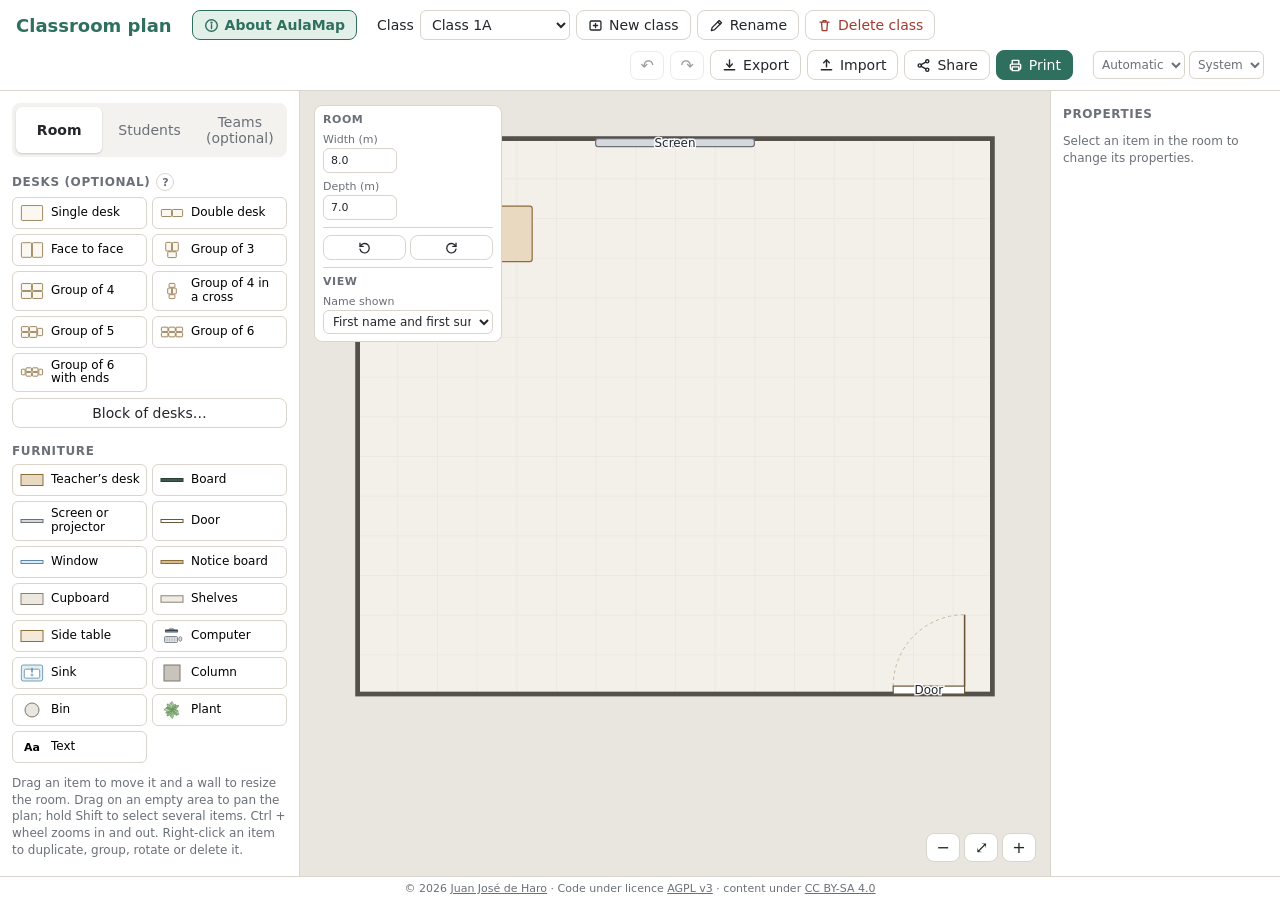
<file: index.html>
<!DOCTYPE html>
<html lang="es">
<head>
  <meta charset="utf-8">
  <meta name="viewport" content="width=device-width, initial-scale=1">
  <title>Plano de clase</title>
  <meta name="color-scheme" content="light dark">
  <link rel="icon" href="favicon.svg" type="image/svg+xml">
  <link rel="alternate icon" href="favicon.ico" sizes="16x16 32x32">
  <link rel="apple-touch-icon" href="apple-touch-icon.png">
  <link rel="stylesheet" href="style.css">
  <script>
    // Aplica el tema guardado antes de pintar la página para evitar el
    // destello claro al abrirla en modo oscuro. La lógica está en theme.js.
    (function () {
      try {
        var saved = localStorage.getItem('classe-theme');
        if (saved === 'dark' || saved === 'light') document.documentElement.setAttribute('data-theme', saved);
      } catch (e) {}
    })();
  </script>
</head>
<body>
  <div id="app">
    <header class="topbar">
      <h1 data-i18n="app_title">Plano de clase</h1>
      <a id="link-about" class="btn about" href="presentacion.html" data-i18n-title="about_title"><svg class="ico" viewBox="0 0 16 16" fill="none" stroke="currentColor" stroke-width="1.5" stroke-linecap="round" stroke-linejoin="round" aria-hidden="true"><circle cx="8" cy="8" r="6.2"/><path d="M8 7.2v4"/><circle cx="8" cy="4.9" r=".5" fill="currentColor"/></svg><span data-i18n="about_link">Qué es AulaMap</span></a>
      <div class="class-picker">
        <label for="class-select" data-i18n="class_label">Clase</label>
        <select id="class-select"></select>
        <button id="btn-class-new" class="btn"><svg class="ico" viewBox="0 0 16 16" fill="none" stroke="currentColor" stroke-width="1.4" stroke-linecap="round" stroke-linejoin="round" aria-hidden="true"><rect x="2.2" y="3.2" width="11.6" height="9.6" rx="1.4"/><path d="M8 5.8v4.4M5.8 8h4.4"/></svg><span data-i18n="class_new">Nueva clase</span></button>
        <button id="btn-class-rename" class="btn"><svg class="ico" viewBox="0 0 16 16" fill="none" stroke="currentColor" stroke-width="1.4" stroke-linecap="round" stroke-linejoin="round" aria-hidden="true"><path d="m10.9 2.7 2.4 2.4-7.6 7.6-3.2.8.8-3.2z"/><path d="m9.4 4.2 2.4 2.4"/></svg><span data-i18n="class_rename">Cambiar nombre</span></button>
        <button id="btn-class-delete" class="btn danger"><svg class="ico" viewBox="0 0 16 16" fill="none" stroke="currentColor" stroke-width="1.4" stroke-linecap="round" stroke-linejoin="round" aria-hidden="true"><path d="M3.2 4.4h9.6M6.4 4.4V2.8h3.2v1.6M4.8 4.4l.7 9h5l.7-9"/></svg><span data-i18n="class_delete">Eliminar clase</span></button>
      </div>
      <div class="topbar-actions">
        <button id="btn-undo" class="btn icon" data-i18n-title="undo" title="Deshacer">↶</button>
        <button id="btn-redo" class="btn icon" data-i18n-title="redo" title="Rehacer">↷</button>
        <button id="btn-export" class="btn" data-i18n-title="export_title"><svg class="ico" viewBox="0 0 16 16" fill="none" stroke="currentColor" stroke-width="1.5" stroke-linecap="round" stroke-linejoin="round" aria-hidden="true"><path d="M8 2v7.5"/><path d="M5 6.5 8 9.5l3-3"/><path d="M2.5 12.5h11"/></svg><span data-i18n="export">Exportar</span></button>
        <button id="btn-import" class="btn" data-i18n-title="import_title"><svg class="ico" viewBox="0 0 16 16" fill="none" stroke="currentColor" stroke-width="1.5" stroke-linecap="round" stroke-linejoin="round" aria-hidden="true"><path d="M8 9.5V2"/><path d="M5 5 8 2l3 3"/><path d="M2.5 12.5h11"/></svg><span data-i18n="import">Importar</span></button>
        <input id="import-file" type="file" accept=".json,application/json" hidden>
        <button id="btn-share" class="btn" data-i18n-title="share_title"><svg class="ico" viewBox="0 0 16 16" fill="none" stroke="currentColor" stroke-width="1.5" stroke-linecap="round" stroke-linejoin="round" aria-hidden="true"><circle cx="12" cy="3.5" r="1.7"/><circle cx="4" cy="8" r="1.7"/><circle cx="12" cy="12.5" r="1.7"/><path d="M5.5 7.1 10.5 4.4"/><path d="M5.5 8.9l5 2.7"/></svg><span data-i18n="share">Compartir</span></button>
        <button id="btn-print" class="btn primary" data-i18n-title="print"><svg class="ico" viewBox="0 0 16 16" fill="none" stroke="currentColor" stroke-width="1.5" stroke-linecap="round" stroke-linejoin="round" aria-hidden="true"><path d="M4.5 6.5V2.5h7v4"/><path d="M4.5 12h-1a1 1 0 0 1-1-1V7.5a1 1 0 0 1 1-1h9a1 1 0 0 1 1 1V11a1 1 0 0 1-1 1h-1"/><path d="M4.5 9.5h7v4h-7z"/></svg><span data-i18n="print">Imprimir</span></button>
      </div>
      <div class="topbar-settings">
        <select id="lang-select" class="mini-select" data-i18n-title="language" data-i18n-aria="language" title="Idioma">
          <option value="auto" data-i18n="lang_auto">Automático</option>
          <option value="es">Español</option>
          <option value="ca">Català</option>
          <option value="gl">Galego</option>
          <option value="eu">Euskara</option>
          <option value="pt">Português</option>
          <option value="fr">Français</option>
          <option value="de">Deutsch</option>
          <option value="en">English</option>
        </select>
        <select id="theme-select" class="mini-select" data-i18n-title="theme" data-i18n-aria="theme" title="Apariencia">
          <option value="system" data-i18n="theme_system">Sistema</option>
          <option value="light" data-i18n="theme_light">Claro</option>
          <option value="dark" data-i18n="theme_dark">Oscuro</option>
        </select>
      </div>
    </header>

    <main class="layout">
      <aside class="sidebar">
        <div class="tabs" role="tablist">
          <button class="tab active" data-mode="room" role="tab" data-i18n="tab_room">Aula</button>
          <button class="tab" data-mode="students" role="tab" data-i18n="tab_students">Alumnado</button>
          <button class="tab" data-mode="teams" role="tab" data-i18n="tab_teams">Equipos (opcional)</button>
        </div>

        <section id="panel-room" class="panel">
          <h2 class="with-help"><span data-i18n="add_desks">Mesas (opcional)</span>
            <button type="button" id="btn-desks-help" class="help" data-i18n-aria="desks_help_title">?</button></h2>
          <div class="palette" id="palette-desks"></div>
          <button id="btn-block" class="btn wide" data-i18n="desk_block" data-i18n-title="desk_block_title">Bloque de mesas…</button>

          <h2 data-i18n="add_furniture">Mobiliario</h2>
          <div class="palette" id="palette-furniture"></div>

          <p class="hint" data-i18n="hint_room"></p>
        </section>

        <section id="panel-students" class="panel" hidden>
          <h2 data-i18n="students_add">Añadir alumnado</h2>
          <textarea id="students-paste" rows="5" data-i18n-placeholder="students_paste_placeholder"></textarea>
          <button id="btn-students-add" class="btn wide" data-i18n="students_add_btn">Añadir a la lista</button>

          <div class="btn-grid">
            <button id="btn-clear-seats" class="btn" data-i18n="students_clear_seats" data-i18n-title="students_clear_title">Levantar a todos</button>
            <button id="btn-sort" class="btn" data-i18n="students_sort">Ordenar</button>
            <button id="btn-delete-students" class="btn danger" data-i18n="students_delete_all">Borrar lista</button>
          </div>

          <h2 id="students-count"></h2>
          <ul id="student-list" class="student-list"></ul>
          <p class="hint" data-i18n="hint_students"></p>
        </section>

        <section id="panel-teams" class="panel" hidden>
          <h2 data-i18n="teams_title">Equipos</h2>
          <div class="field-row">
            <label><span data-i18n="teams_size">Alumnos por equipo</span><input id="team-size" type="number" min="2" max="12" value="4"></label>
            <label><span data-i18n="teams_kind">Tipo de equipos</span>
              <select id="team-kind">
                <option value="heterogeneos" data-i18n="teams_kind_hetero">Heterogéneos</option>
                <option value="homogeneos" data-i18n="teams_kind_homo">Homogéneos</option>
                <option value="esporadicos" data-i18n="teams_kind_random">Temporales</option>
              </select></label>
          </div>
          <label class="stack"><span data-i18n="teams_leftovers">Si no salen justos</span>
            <select id="team-leftovers">
              <option value="agregar" data-i18n="teams_leftovers_spread">Se reparten entre los equipos</option>
              <option value="grupoNuevo" data-i18n="teams_leftovers_new">Forman un equipo más pequeño</option>
            </select></label>
          <div class="btn-grid">
            <button id="btn-teams-make" class="btn primary" data-i18n="teams_make" data-i18n-title="teams_make_title">Formar equipos</button>
            <button id="btn-teams-seat" class="btn" data-i18n="teams_seat" data-i18n-title="teams_seat_title">Sentar por equipos</button>
            <button id="btn-incompat" class="btn"></button>
            <button id="btn-teams-clear" class="btn" data-i18n="teams_clear" data-i18n-title="teams_clear_title">Quitar equipos</button>
          </div>
          <button id="btn-shapes" class="btn wide" data-i18n="shapes_button" data-i18n-title="shapes_button_title">Formas de mesa para los equipos…</button>
          <button id="btn-teams-room" class="btn wide" data-i18n="teams_room" data-i18n-title="teams_room_title">Montar el aula para los equipos</button>
          <p class="hint" id="hint-teams"></p>

          <h2 id="teams-count"></h2>
          <ul id="team-list" class="student-list team-list"></ul>
        </section>
      </aside>

      <section class="canvas-wrap">
        <div class="room-bar" id="room-bar" role="group" data-i18n-aria="tab_room">
          <div class="room-size" id="room-size">
            <h2 data-i18n="tab_room">Aula</h2>
            <label><span data-i18n="room_width">Ancho (m)</span>
              <input id="room-w" type="number" min="2" max="40" step="0.1"></label>
            <label><span data-i18n="room_depth">Fondo (m)</span>
              <input id="room-h" type="number" min="2" max="40" step="0.1"></label>
            <span class="room-bar-sep" aria-hidden="true"></span>
            <div class="room-tools" id="room-tools"></div>
            <button id="btn-room-clear" class="btn danger room-clear" data-i18n="room_clear" data-i18n-title="room_clear_title" hidden>Quitar las mesas</button>
            <span class="room-bar-sep" aria-hidden="true"></span>
          </div>
          <div class="room-view">
            <h2 data-i18n="view_title">Vista</h2>
            <label class="check"><input id="show-people" type="checkbox" checked> <span data-i18n="view_people">Alumnado en su silla</span></label>
            <label class="check"><input id="show-teams" type="checkbox" checked> <span data-i18n="view_teams">Equipos</span></label>
            <label class="check"><input id="show-types" type="checkbox" checked> <span data-i18n="view_types">Tipología</span></label>
            <label><span data-i18n="name_format">Nombre que se muestra</span>
              <select id="name-format" class="name-format"></select></label>
          </div>
        </div>
        <div class="zoom-bar">
          <button id="btn-zoom-out" class="btn icon" data-i18n-title="zoom_out" title="Alejar">−</button>
          <button id="btn-zoom-fit" class="btn icon" data-i18n-title="zoom_fit" title="Ajustar">⤢</button>
          <button id="btn-zoom-in" class="btn icon" data-i18n-title="zoom_in" title="Acercar">+</button>
        </div>
        <p id="seat-count" class="seat-count"></p>
        <div id="canvas" class="canvas">
          <svg id="room-svg" xmlns="http://www.w3.org/2000/svg"></svg>
        </div>
      </section>

      <aside id="props" class="props">
        <h2 data-i18n="props_title">Propiedades</h2>
        <div id="props-body"></div>
      </aside>
    </main>

    <footer class="footer">
      © 2026 <a href="https://bilateria.org" target="_blank" rel="noopener">Juan José de Haro</a> ·
      <span data-i18n="footer_code">Código bajo licencia</span>
      <a href="https://www.gnu.org/licenses/agpl-3.0.html" target="_blank" rel="noopener">AGPL v3</a> ·
      <span data-i18n="footer_content">contenidos bajo</span>
      <a href="https://creativecommons.org/licenses/by-sa/4.0/deed.es" data-i18n-href="link_cc" target="_blank" rel="noopener">CC BY-SA 4.0</a>
    </footer>
  </div>

  <!-- Diálogos -->
  <dialog id="dlg-block">
    <form method="dialog" class="dialog-form">
      <h2 data-i18n="block_title">Bloque de mesas</h2>
      <label class="stack"><span data-i18n="block_type">Tipo de mesa</span>
        <select id="block-type"></select></label>
      <div class="field-row">
        <label><span data-i18n="block_rows">Filas</span><input id="block-rows" type="number" min="1" max="20" value="5"></label>
        <label><span data-i18n="block_cols">Columnas</span><input id="block-cols" type="number" min="1" max="20" value="6"></label>
      </div>
      <div class="field-row">
        <label><span data-i18n="block_gap_x">Separación entre columnas (cm)</span><input id="block-gap-x" type="number" min="0" max="500" value="40"></label>
        <label><span data-i18n="block_gap_y">Separación entre filas (cm)</span><input id="block-gap-y" type="number" min="0" max="500" value="60"></label>
      </div>
      <label class="stack"><span data-i18n="block_angle">Giro del bloque (°)</span>
        <input id="block-angle" type="number" min="-180" max="180" step="5" value="0"></label>
      <p class="hint" data-i18n="block_angle_help"></p>
      <div class="dialog-actions">
        <button value="cancel" class="btn" data-i18n="cancel">Cancelar</button>
        <button value="ok" class="btn primary" data-i18n="block_create">Crear</button>
      </div>
    </form>
  </dialog>

  <dialog id="dlg-shapes">
    <form method="dialog" class="dialog-form">
      <h2 data-i18n="shapes_title">Formas por defecto</h2>
      <p class="hint" data-i18n="shapes_help"></p>
      <div id="shapes-list"></div>
      <div class="dialog-actions">
        <button value="ok" class="btn primary" data-i18n="close">Cerrar</button>
      </div>
    </form>
  </dialog>

  <dialog id="dlg-class">
    <form method="dialog" class="dialog-form">
      <h2 data-i18n="new_class_title">Nueva clase</h2>
      <label class="stack"><span data-i18n="new_class_name">Nombre</span>
        <input id="new-class-name" type="text" required></label>
      <label class="stack"><span data-i18n="new_class_base">Plano</span>
        <select id="new-class-base"></select></label>
      <p class="hint" data-i18n="new_class_copy_help"></p>
      <div class="dialog-actions">
        <button value="cancel" class="btn" formnovalidate data-i18n="cancel">Cancelar</button>
        <button value="ok" class="btn primary" data-i18n="new_class_create">Crear clase</button>
      </div>
    </form>
  </dialog>

  <dialog id="dlg-rename">
    <form method="dialog" class="dialog-form">
      <h2 data-i18n="class_rename">Cambiar nombre</h2>
      <label class="stack"><span data-i18n="prompt_class_name">Nombre de la clase</span>
        <input id="rename-input" type="text" required></label>
      <div class="dialog-actions">
        <button value="cancel" class="btn" formnovalidate data-i18n="cancel">Cancelar</button>
        <button value="ok" class="btn primary" data-i18n="accept">Aceptar</button>
      </div>
    </form>
  </dialog>

  <dialog id="dlg-share">
    <form method="dialog" class="dialog-form">
      <h2 data-i18n="share_dialog_title">Compartir por enlace</h2>
      <p class="hint" data-i18n="share_help"></p>
      <ul id="share-classes" class="share-classes"></ul>
      <label class="check"><input id="share-no-students" type="checkbox"> <span data-i18n="share_without_students"></span></label>
      <label class="stack"><span data-i18n="share_link">Enlace</span>
        <textarea id="share-url" rows="3" readonly></textarea></label>
      <p id="share-info" class="hint"></p>
      <div class="dialog-actions">
        <button value="cancel" class="btn" data-i18n="close">Cerrar</button>
        <button type="button" id="btn-share-copy" class="btn primary" data-i18n="share_copy">Copiar enlace</button>
      </div>
    </form>
  </dialog>

  <dialog id="dlg-receive">
    <form method="dialog" class="dialog-form">
      <h2 data-i18n="receive_title">Clases compartidas</h2>
      <p id="receive-text"></p>
      <div class="dialog-actions">
        <button value="cancel" class="btn" data-i18n="cancel">Cancelar</button>
        <button value="ok" class="btn primary" data-i18n="receive_add">Añadirlas</button>
      </div>
    </form>
  </dialog>

  <dialog id="dlg-incompat">
    <form method="dialog" class="dialog-form">
      <h2 data-i18n="incompat_title">Alumnado que no debe coincidir</h2>
      <p class="hint" data-i18n="incompat_help"></p>
      <ul id="incompat-list" class="incompat-list"></ul>
      <p class="hint" data-i18n="incompat_pick"></p>
      <ul id="incompat-students" class="incompat-students"></ul>
      <div class="dialog-actions">
        <button type="button" id="btn-incompat-add" class="btn" disabled data-i18n="incompat_add">Añadir</button>
        <button value="ok" class="btn primary" data-i18n="close">Cerrar</button>
      </div>
    </form>
  </dialog>

  <dialog id="dlg-print">
    <form method="dialog" class="dialog-form">
      <h2 data-i18n="print_title">Imprimir</h2>
      <label class="stack"><span data-i18n="print_heading">Título</span>
        <input id="print-heading" type="text"></label>
      <label class="stack"><span data-i18n="print_margin">Márgenes (mm)</span>
        <input id="print-margin" type="number" min="0" max="30" step="1" value="10"></label>
      <label class="stack"><span data-i18n="print_paper">Papel</span>
        <select id="print-paper">
          <option value="portrait" data-i18n="print_paper_portrait"></option>
          <option value="landscape" data-i18n="print_paper_landscape"></option>
        </select></label>
      <label class="check"><input id="print-date" type="checkbox" checked> <span data-i18n="print_show_date"></span></label>
      <label class="check"><input id="print-unseated" type="checkbox"> <span data-i18n="print_show_unseated"></span></label>
      <label class="check"><input id="print-teams" type="checkbox"> <span data-i18n="print_show_teams"></span></label>
      <div class="dialog-actions">
        <button value="cancel" class="btn" data-i18n="cancel">Cancelar</button>
        <button value="ok" class="btn primary" data-i18n="print_go">Imprimir</button>
      </div>
    </form>
  </dialog>

  <div id="print-area"></div>
  <div id="desks-tip" class="tip" role="tooltip" data-i18n="desks_help" hidden></div>
  <div id="drag-ghost" hidden></div>
  <div id="context-menu" class="context-menu" role="menu" hidden></div>

  <script src="locales/es.js"></script>
  <script src="locales/ca.js"></script>
  <script src="locales/gl.js"></script>
  <script src="locales/eu.js"></script>
  <script src="locales/pt.js"></script>
  <script src="locales/fr.js"></script>
  <script src="locales/de.js"></script>
  <script src="locales/en.js"></script>
  <script src="i18n.js"></script>
  <script src="theme.js"></script>
  <script src="team-engine.js"></script>
  <script src="app.js"></script>
</body>
</html>
</file>
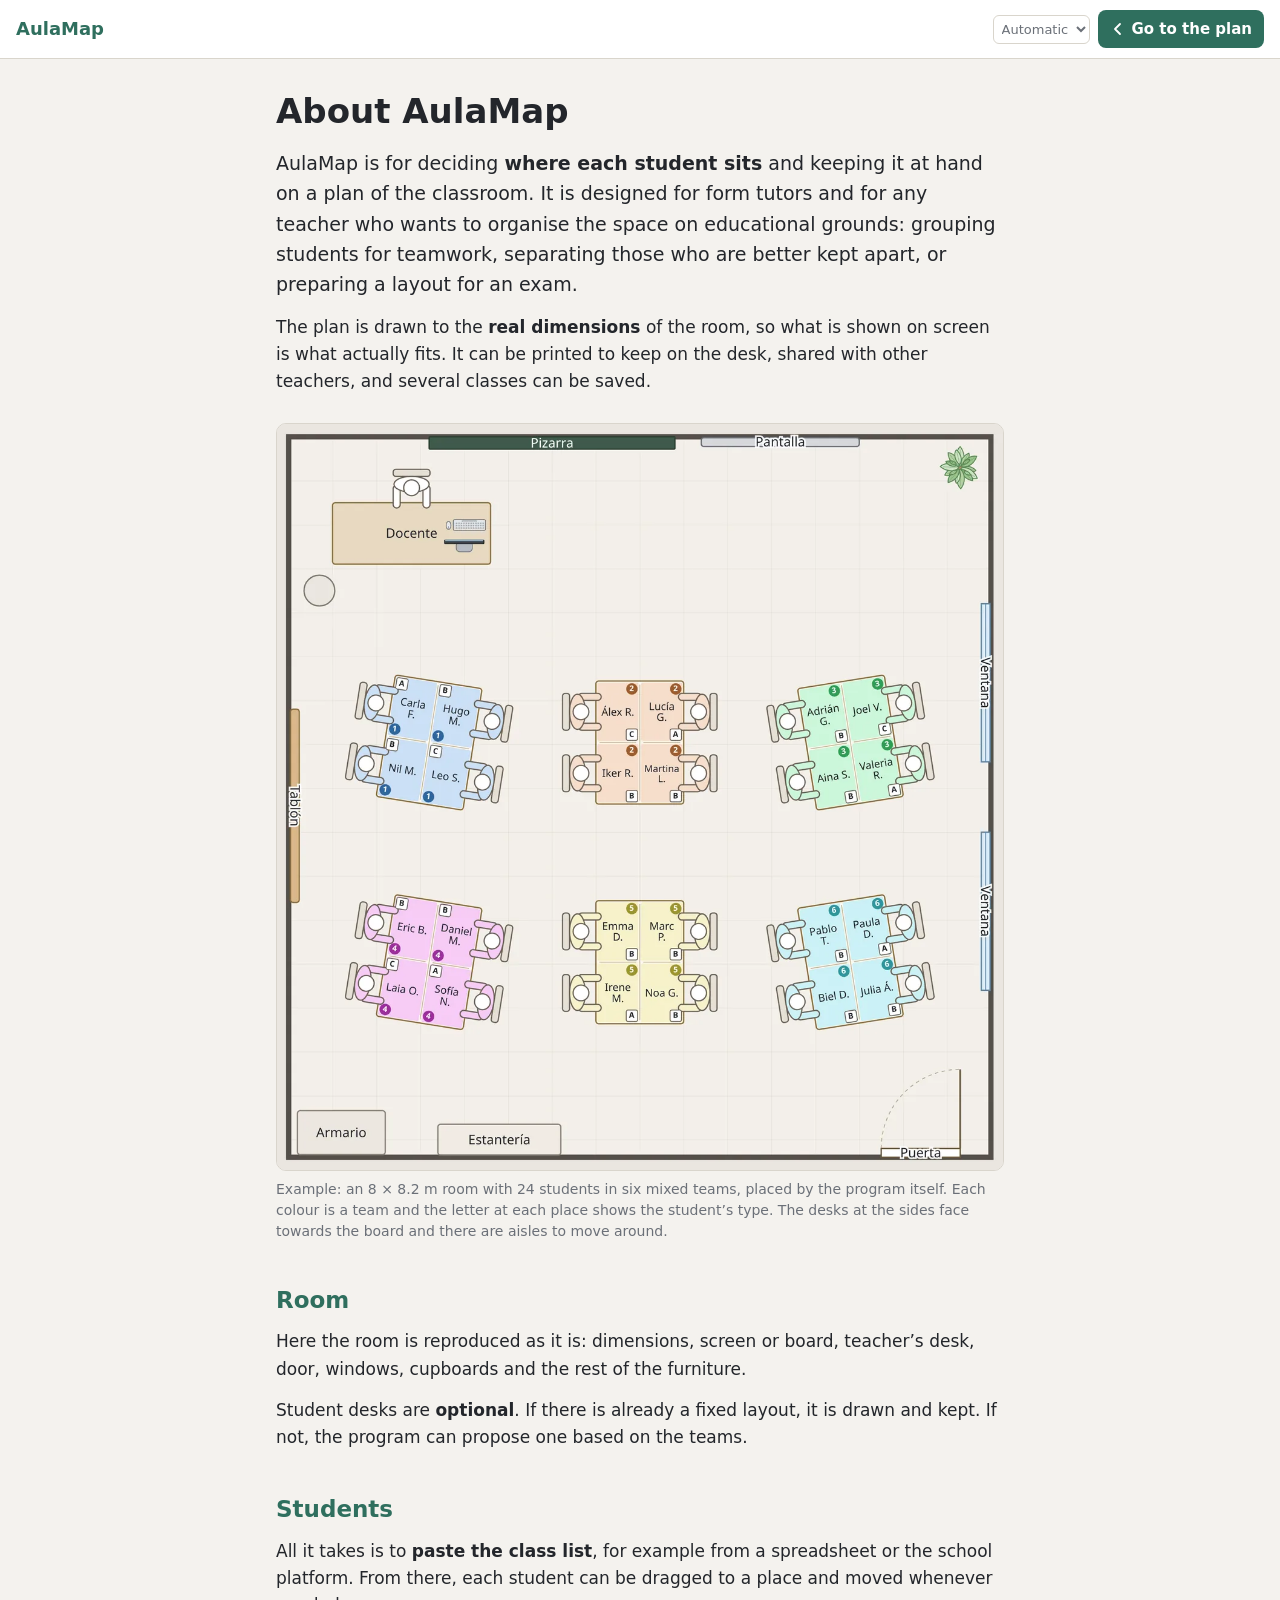
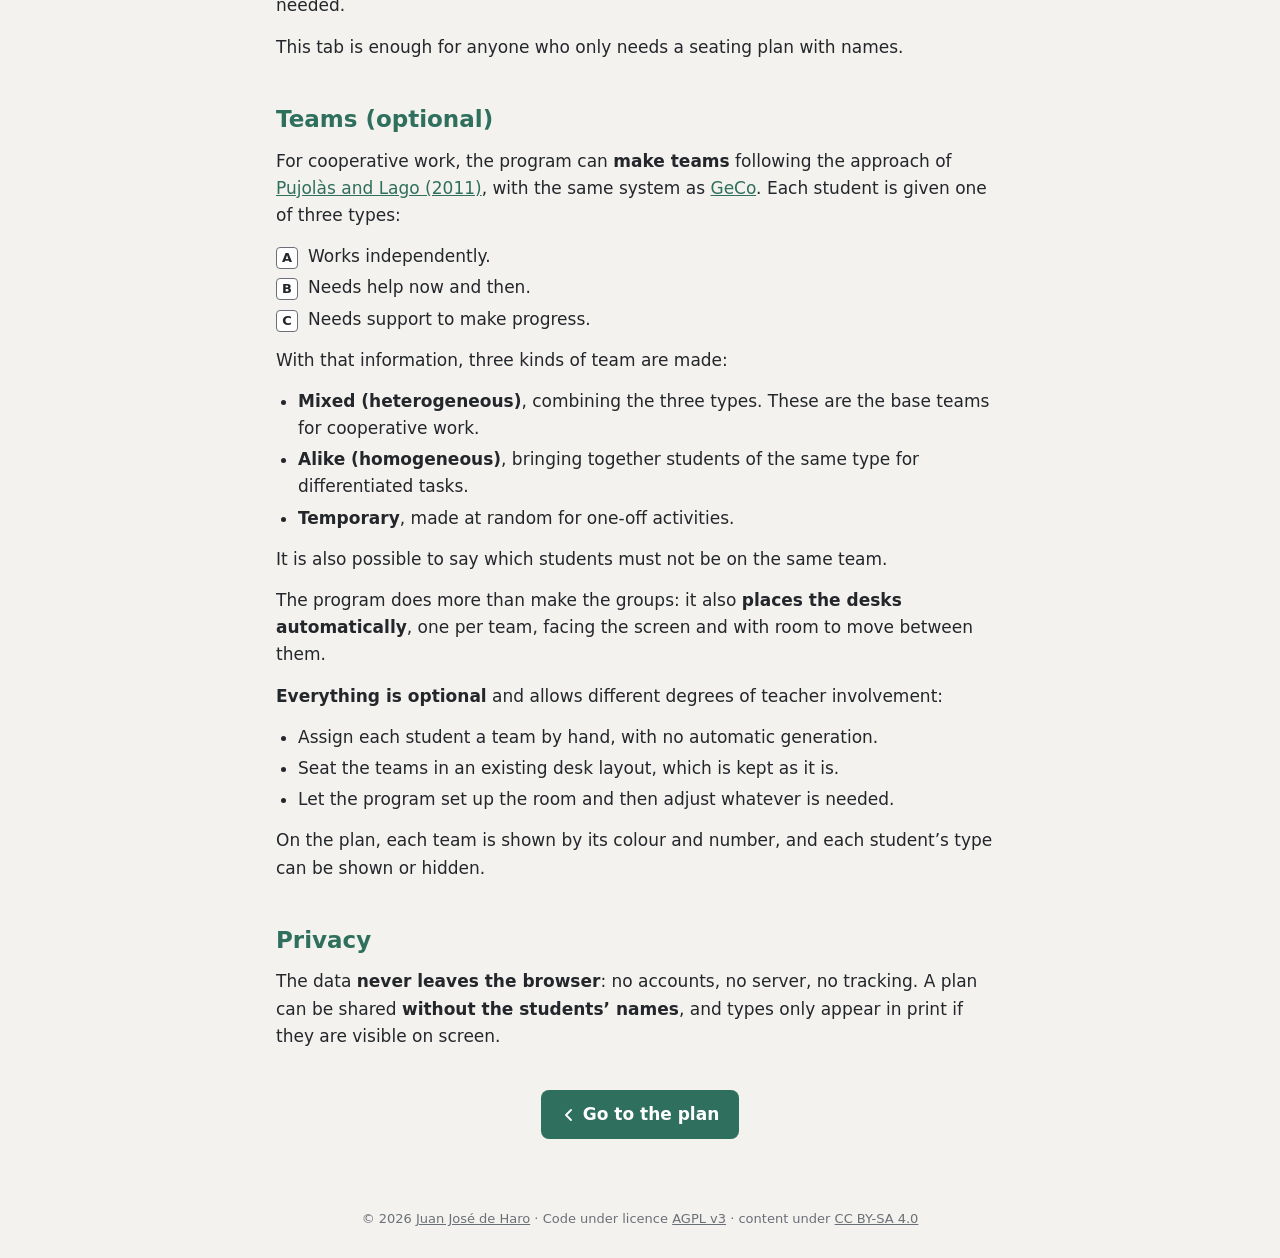
<file: presentacion.html>
<!DOCTYPE html>
<html lang="es" data-i18n-doc-title="about_doc_title">
<head>
  <meta charset="utf-8">
  <meta name="viewport" content="width=device-width, initial-scale=1">
  <title>Qué es AulaMap</title>
  <meta name="description" content="AulaMap sirve para decidir dónde se sienta cada alumno, con el plano real del aula y equipos cooperativos opcionales.">
  <meta name="color-scheme" content="light dark">
  <link rel="icon" href="favicon.svg" type="image/svg+xml">
  <link rel="alternate icon" href="favicon.ico" sizes="16x16 32x32">
  <link rel="apple-touch-icon" href="apple-touch-icon.png">
  <script>
    // Misma apariencia que la aplicación: el tema elegido allí se aplica aquí.
    (function () {
      try {
        var saved = localStorage.getItem('classe-theme');
        if (saved === 'dark' || saved === 'light') document.documentElement.setAttribute('data-theme', saved);
      } catch (e) {}
    })();
  </script>
  <style>
    :root {
      --bg: #f4f2ee; --panel: #ffffff; --ink: #23262b; --muted: #6b7078; --line: #d9d5cc;
      --accent: #2f6f5e; --accent-soft: #e3efe9; --on-accent: #ffffff;
      color-scheme: light;
    }
    @media (prefers-color-scheme: dark) {
      :root:not([data-theme="light"]) {
        --bg: #14171a; --panel: #1b1f23; --ink: #e6e3dd; --muted: #9aa1a9; --line: #333a41;
        --accent: #6fbfa3; --accent-soft: #1f3630; --on-accent: #10211c;
        color-scheme: dark;
      }
    }
    :root[data-theme="dark"] {
      --bg: #14171a; --panel: #1b1f23; --ink: #e6e3dd; --muted: #9aa1a9; --line: #333a41;
      --accent: #6fbfa3; --accent-soft: #1f3630; --on-accent: #10211c;
      color-scheme: dark;
    }

    * { box-sizing: border-box; }
    body {
      margin: 0; background: var(--bg); color: var(--ink);
      font: 17px/1.6 system-ui, -apple-system, "Segoe UI", Roboto, sans-serif;
    }
    .top {
      display: flex; align-items: center; justify-content: space-between; gap: 12px;
      padding: 10px 16px; background: var(--panel); border-bottom: 1px solid var(--line);
    }
    .top .brand { font-weight: 700; font-size: 18px; color: var(--accent); text-decoration: none; }
    .back {
      display: inline-flex; align-items: center; gap: 6px; padding: 7px 12px; border-radius: 8px;
      background: var(--accent); color: var(--on-accent); text-decoration: none; font-size: 15px; font-weight: 600;
    }
    .back:hover { filter: brightness(1.08); }
    .top-right { display: flex; align-items: center; gap: 8px; }
    .lang {
      font: inherit; font-size: 13px; padding: 5px 4px; border-radius: 6px;
      border: 1px solid var(--line); background: var(--panel); color: var(--muted);
    }
    .back svg { width: 16px; height: 16px; }

    main { max-width: 760px; margin: 0 auto; padding: 32px 16px 56px; }
    h1 { font-size: 34px; line-height: 1.2; margin: 0 0 16px; }
    h2 { font-size: 23px; margin: 40px 0 10px; color: var(--accent); }
    p { margin: 0 0 14px; }
    ul { margin: 0 0 14px; padding-left: 22px; }
    li { margin: 4px 0; }
    a { color: var(--accent); }
    .lead { font-size: 19px; }

    figure { margin: 28px 0 8px; }
    figure img {
      display: block; width: 100%; height: auto; border-radius: 10px;
      border: 1px solid var(--line); background: #f3f0ea;
    }
    figcaption { font-size: 14px; color: var(--muted); margin-top: 8px; line-height: 1.5; }

    .types { list-style: none; padding: 0; }
    .types li { display: flex; gap: 10px; align-items: baseline; }
    .tag {
      flex: none; display: inline-grid; place-items: center; width: 22px; height: 22px;
      border: 1px solid var(--muted); border-radius: 4px; font-size: 13px; font-weight: 700;
      background: var(--panel);
    }
    .start { margin-top: 40px; text-align: center; }
    .start .back { font-size: 17px; padding: 11px 20px; }

    footer { text-align: center; font-size: 13px; color: var(--muted); padding: 0 16px 28px; }
    footer a { color: inherit; }

    @media (max-width: 600px) {
      body { font-size: 16px; }
      h1 { font-size: 27px; }
      h2 { font-size: 20px; }
      .lead { font-size: 17px; }
    }
  </style>
</head>
<body>
  <header class="top">
    <a class="brand" href="./">AulaMap</a>
    <div class="top-right">
      <select id="lang" class="lang" aria-label="Idioma">
        <option value="auto" data-i18n="lang_auto">Automático</option>
        <option value="es">Español</option>
        <option value="ca">Català</option>
        <option value="gl">Galego</option>
        <option value="eu">Euskara</option>
        <option value="pt">Português</option>
        <option value="fr">Français</option>
        <option value="de">Deutsch</option>
        <option value="en">English</option>
      </select>
      <a class="back" href="./">
        <svg viewBox="0 0 16 16" fill="none" stroke="currentColor" stroke-width="1.8" stroke-linecap="round" stroke-linejoin="round" aria-hidden="true"><path d="M10 3 5 8l5 5"/></svg>
        <span data-i18n="about_back">Ir al plano</span>
      </a>
    </div>
  </header>

  <main>
    <h1 data-i18n="about_h1">Qué es AulaMap</h1>

    <p class="lead" data-i18n-html="about_lead"></p>
    <p data-i18n-html="about_intro"></p>

    <figure>
      <img src="img/ejemplo-aula.webp" width="1200" height="1232" data-i18n-alt="about_fig_alt" alt="">
      <figcaption data-i18n="about_fig_caption"></figcaption>
    </figure>

    <h2 data-i18n="about_h_room"></h2>
    <p data-i18n="about_room_1"></p>
    <p data-i18n-html="about_room_2"></p>

    <h2 data-i18n="about_h_students"></h2>
    <p data-i18n-html="about_students_1"></p>
    <p data-i18n="about_students_2"></p>

    <h2 data-i18n="about_h_teams"></h2>
    <p data-i18n-html="about_teams_1"></p>
    <ul class="types">
      <li><span class="tag">A</span> <span data-i18n="about_type_a"></span></li>
      <li><span class="tag">B</span> <span data-i18n="about_type_b"></span></li>
      <li><span class="tag">C</span> <span data-i18n="about_type_c"></span></li>
    </ul>
    <p data-i18n="about_kinds"></p>
    <ul>
      <li data-i18n-html="about_kind_hetero"></li>
      <li data-i18n-html="about_kind_homo"></li>
      <li data-i18n-html="about_kind_temp"></li>
    </ul>
    <p data-i18n="about_incompat"></p>
    <p data-i18n-html="about_auto"></p>
    <p data-i18n-html="about_optional"></p>
    <ul>
      <li data-i18n="about_opt_1"></li>
      <li data-i18n="about_opt_2"></li>
      <li data-i18n="about_opt_3"></li>
    </ul>
    <p data-i18n="about_view"></p>

    <h2 data-i18n="about_h_privacy"></h2>
    <p data-i18n-html="about_privacy"></p>

    <p class="start">
      <a class="back" href="./">
        <svg viewBox="0 0 16 16" fill="none" stroke="currentColor" stroke-width="1.8" stroke-linecap="round" stroke-linejoin="round" aria-hidden="true"><path d="M10 3 5 8l5 5"/></svg>
        <span data-i18n="about_back">Ir al plano</span>
      </a>
    </p>
  </main>

  <footer data-i18n-html="about_footer"></footer>

  <script src="locales/presentacion.js"></script>
  <script src="i18n.js"></script>
  <script>
    // Mismo idioma que la aplicación; el selector cambia el de las dos.
    (function () {
      var select = document.getElementById('lang');
      select.value = window.i18n.preference;
      select.addEventListener('change', function () { window.i18n.setPreference(select.value); });
      window.i18n.apply();
    })();
  </script>
</body>
</html>
</file>
<file: style.css>
/* Colores de la interfaz. Todo el tema vive en estas variables: el modo
   oscuro solo las redefine. El plano del aula se dibuja desde app.js leyendo
   --floor, --grid y --wall, para que también siga el tema. */
:root {
  --bg: #f4f2ee;
  --panel: #ffffff;
  --field: #ffffff;
  --ink: #23262b;
  --muted: #6b7078;
  --line: #d9d5cc;
  --line-soft: #efece6;
  --accent: #2f6f5e;
  --accent-soft: #e3efe9;
  --on-accent: #ffffff;
  --danger: #a33a2f;
  --danger-soft: #f8e6e3;
  --disabled: #b5b1aa;
  --shadow: rgba(0, 0, 0, .18);
  --canvas-bg: #e9e6df;   /* mesa sobre la que se apoya el plano */
  --floor: #f3f0ea;       /* suelo del aula */
  --grid: #e4e0d6;        /* cuadrícula del suelo */
  --wall: #55504a;        /* paredes */
  --radius: 8px;
  color-scheme: light;
  font-family: system-ui, -apple-system, "Segoe UI", Roboto, sans-serif;
  color: var(--ink);
}

/* Modo oscuro: se oscurece la interfaz, pero el plano sigue siendo una hoja
   clara, como en cualquier editor de planos, para que se lea igual de bien y
   se imprima tal cual. */
@media (prefers-color-scheme: dark) {
  :root:not([data-theme="light"]) {
    --bg: #14171a;
    --panel: #1b1f23;
    --field: #22272c;
    --ink: #e6e3dd;
    --muted: #9aa1a9;
    --line: #333a41;
    --line-soft: #2a2f35;
    --accent: #6fbfa3;
    --accent-soft: #1f3630;
    --on-accent: #10211c;
    --danger: #e59182;
    --danger-soft: #3a2320;
    --disabled: #5b6169;
    --shadow: rgba(0, 0, 0, .55);
    --canvas-bg: #0f1113;
    --floor: #e6e2da;
    --grid: #d5d0c4;
    --wall: #46423c;
    color-scheme: dark;
  }
}

:root[data-theme="dark"] {
  --bg: #14171a;
  --panel: #1b1f23;
  --field: #22272c;
  --ink: #e6e3dd;
  --muted: #9aa1a9;
  --line: #333a41;
  --line-soft: #2a2f35;
  --accent: #6fbfa3;
  --accent-soft: #1f3630;
  --on-accent: #10211c;
  --danger: #e59182;
  --danger-soft: #3a2320;
  --disabled: #5b6169;
  --shadow: rgba(0, 0, 0, .55);
  --canvas-bg: #0f1113;
  --floor: #e6e2da;
  --grid: #d5d0c4;
  --wall: #46423c;
  color-scheme: dark;
}

* { box-sizing: border-box; }
body { margin: 0; background: var(--bg); font-size: 14px; }
[hidden] { display: none !important; }

#app { display: flex; flex-direction: column; height: 100vh; }

/* Barra superior */
.topbar {
  display: flex; flex-wrap: wrap; align-items: center; gap: 10px 20px;
  padding: 10px 16px; background: var(--panel); border-bottom: 1px solid var(--line);
}
.topbar h1 { font-size: 18px; margin: 0; color: var(--accent); }
/* Enlace a la presentación: visible desde el primer momento, junto al título. */
.btn.about { text-decoration: none; background: var(--accent-soft); border-color: var(--accent); color: var(--accent); font-weight: 600; }
.class-picker, .topbar-actions, .topbar-settings { display: flex; flex-wrap: wrap; align-items: center; gap: 6px; }
.topbar-actions { margin-left: auto; }
.topbar-settings { gap: 4px; }
.mini-select { font-size: 12px; padding: 5px 4px; color: var(--muted); max-width: 150px; }
.mini-select:hover { color: var(--ink); border-color: var(--accent); }
.class-picker select { min-width: 150px; }

.btn {
  font: inherit; padding: 6px 11px; border: 1px solid var(--line); border-radius: var(--radius);
  background: var(--field); color: var(--ink); cursor: pointer; white-space: nowrap;
  display: inline-flex; align-items: center; justify-content: center; gap: 6px;
}
.btn .ico { width: 15px; height: 15px; flex: none; }
.btn:hover { background: var(--accent-soft); border-color: var(--accent); }
.btn:disabled { opacity: .45; cursor: default; background: var(--field); border-color: var(--line); }
.btn.primary { background: var(--accent); border-color: var(--accent); color: var(--on-accent); }
.btn.primary:hover { filter: brightness(1.1); }
.btn.danger { color: var(--danger); }
.btn.danger:hover { background: var(--danger-soft); border-color: var(--danger); }
.btn.icon { min-width: 34px; font-size: 16px; padding: 4px 8px; }
.btn.wide { width: 100%; margin-top: 6px; }

select, input[type=text], input[type=number], textarea {
  font: inherit; padding: 5px 7px; border: 1px solid var(--line); border-radius: 6px; background: var(--field); color: var(--ink);
}
textarea { width: 100%; resize: vertical; }

/* Distribución */
.layout { flex: 1; display: grid; grid-template-columns: 300px 1fr 230px; min-height: 0; }

.layout.no-props { grid-template-columns: 300px 1fr; }
.sidebar, .props { background: var(--panel); overflow-y: auto; padding: 12px; }
.sidebar { border-right: 1px solid var(--line); }
.props { border-left: 1px solid var(--line); }
.with-help { display: flex; align-items: center; gap: 6px; }
.help {
  font: inherit; font-size: 11px; font-weight: 700; width: 18px; height: 18px; border-radius: 50%; border: 1px solid var(--line);
  background: var(--field); color: var(--muted); cursor: pointer; padding: 0; line-height: 1;
}
.help:hover, .help[aria-expanded="true"] { border-color: var(--accent); color: var(--accent); background: var(--accent-soft); }
.tip {
  position: fixed; z-index: 1000; max-width: 320px; padding: 10px 12px; border-radius: 8px;
  background: var(--panel); color: var(--ink); border: 1px solid var(--line); box-shadow: 0 4px 14px var(--shadow);
  font-size: 14px; line-height: 1.45;
}
.tip[hidden] { display: none; }
.sidebar h2, .props h2 { font-size: 12px; text-transform: uppercase; letter-spacing: .05em; color: var(--muted); margin: 16px 0 6px; }
.props h2 { margin-top: 4px; }

.tabs { display: grid; grid-template-columns: 1fr 1fr 1fr; gap: 4px; background: var(--bg); padding: 4px; border-radius: var(--radius); }
.tab { font: inherit; border: 0; background: transparent; padding: 7px; border-radius: 6px; cursor: pointer; color: var(--muted); }
.tab.active { background: var(--field); color: var(--ink); font-weight: 600; box-shadow: 0 1px 2px var(--shadow); }

.palette { display: grid; grid-template-columns: 1fr 1fr; gap: 5px; }
.palette button {
  font: inherit; font-size: 12px; display: flex; align-items: center; gap: 6px; text-align: left;
  padding: 5px 6px; border: 1px solid var(--line); border-radius: 6px; background: var(--field); cursor: pointer; line-height: 1.15;
}
.palette button:hover { border-color: var(--accent); background: var(--accent-soft); }
.palette svg { flex: none; width: 26px; height: 20px; }

.field-row { display: grid; grid-template-columns: 1fr 1fr; gap: 8px; }
.field-row label, .stack { display: flex; flex-direction: column; gap: 3px; font-size: 12px; color: var(--muted); }
.stack { margin-top: 10px; }
.field-row input { width: 100%; }

.check { display: flex; align-items: center; gap: 6px; margin-top: 10px; }
.hint { font-size: 12px; color: var(--muted); line-height: 1.4; }
.btn-grid { display: grid; grid-template-columns: 1fr 1fr; gap: 5px; margin-top: 10px; }
.btn-grid .btn { white-space: normal; font-size: 12px; }

/* Lista de alumnado */
.student-list { list-style: none; margin: 0; padding: 0; min-height: 60px; border-radius: 6px; }
.student-list.drop-target { outline: 2px dashed var(--accent); background: var(--accent-soft); }
.student-list li {
  display: flex; align-items: center; gap: 4px; padding: 2px 0; border-bottom: 1px solid var(--line-soft);
}
.student-list .handle { cursor: grab; color: var(--muted); padding: 4px; user-select: none; touch-action: none; }
.student-list li.seated .handle { visibility: hidden; }
.student-list li.seated input { color: var(--muted); }
.student-list input { flex: 1; min-width: 0; border-color: transparent; background: transparent; }
.student-list input:focus { border-color: var(--line); background: var(--field); }
.student-list .seat-mark { color: var(--accent); width: 14px; text-align: center; }
.student-list .del { border: 0; background: none; color: var(--muted); cursor: pointer; font-size: 16px; }
.student-list .del:hover { color: var(--danger); }
.student-list .empty { color: var(--muted); font-size: 12px; border: 0; padding: 8px 0; }

/* Equipos: tipología y número de equipo en cada fila */
.type-pick { display: inline-flex; border: 1px solid var(--line); border-radius: 6px; overflow: hidden; flex: none; }
.type-pick button {
  font: inherit; font-size: 11px; font-weight: 600; width: 18px; padding: 3px 0; border: 0; background: var(--field);
  color: var(--muted); cursor: pointer; line-height: 1;
}
.type-pick button + button { border-left: 1px solid var(--line); }
.type-pick button:hover { background: var(--accent-soft); }
.type-pick button.on { background: var(--accent); color: var(--on-accent); }
.team-list .name { flex: 1; min-width: 0; font-size: 13px; overflow: hidden; text-overflow: ellipsis; white-space: nowrap; padding: 4px 0; }
.student-list .team-pick {
  flex: none; width: 40px; padding: 2px 0; font-size: 12px; font-weight: 700; text-align: center; border-radius: 6px; color: var(--muted);
}
.shapes-row { margin: 10px 0; }
.shapes-row h3 { font-size: 12px; text-transform: uppercase; letter-spacing: .05em; color: var(--muted); margin: 0 0 6px; }
.shapes-options { display: grid; grid-template-columns: 1fr 1fr; gap: 6px; }
.shapes-options button {
  font: inherit; font-size: 12px; display: flex; align-items: center; gap: 8px; text-align: left;
  padding: 8px; border: 1px solid var(--line); border-radius: 6px; background: var(--field); cursor: pointer; color: var(--ink);
}
.shapes-options button:hover { border-color: var(--accent); }
.shapes-options button.on { border-color: var(--accent); background: var(--accent-soft); box-shadow: inset 0 0 0 1px var(--accent); }
.shapes-options svg { flex: none; width: 40px; height: 30px; }
.incompat-list, .incompat-students { list-style: none; margin: 6px 0; padding: 0; }
.incompat-list li { display: flex; align-items: center; gap: 6px; padding: 3px 0; border-bottom: 1px solid var(--line-soft); font-size: 13px; }
.incompat-list li span { flex: 1; }
.incompat-list .del { border: 0; background: none; color: var(--muted); cursor: pointer; font-size: 16px; }
.incompat-list .del:hover { color: var(--danger); }
.incompat-list .empty { color: var(--muted); font-size: 12px; border: 0; }
.incompat-students { max-height: 40vh; overflow-y: auto; border: 1px solid var(--line); border-radius: 6px; padding: 4px 8px; }
.incompat-students label { display: flex; align-items: center; gap: 6px; padding: 2px 0; font-size: 13px; }

#drag-ghost {
  position: fixed; z-index: 1000; pointer-events: none; padding: 4px 9px; border-radius: 6px;
  background: var(--accent); color: var(--on-accent); font-size: 13px; transform: translate(-50%, -120%); box-shadow: 0 3px 8px var(--shadow);
}

/* Menú del botón derecho */
.context-menu {
  position: fixed; z-index: 1100; min-width: 220px; padding: 5px; background: var(--panel);
  border: 1px solid var(--line); border-radius: var(--radius); box-shadow: 0 8px 24px var(--shadow);
}
.context-menu button {
  font: inherit; display: flex; align-items: center; gap: 10px; width: 100%;
  padding: 6px 10px; border: 0; border-radius: 5px; background: none; color: var(--ink); text-align: left; cursor: pointer;
}
.context-menu button > span { flex: 1; }
.context-menu button > .ico { width: 15px; height: 15px; flex: none; color: var(--muted); }
.context-menu button:disabled > .ico { opacity: .6; }
.context-menu button.danger > .ico { color: var(--danger); }
.context-menu button:hover:not(:disabled) { background: var(--accent-soft); }
.context-menu button:disabled { color: var(--disabled); cursor: default; }
.context-menu button.danger { color: var(--danger); }
.context-menu button.danger:hover { background: var(--danger-soft); }
.context-menu kbd { font: inherit; font-size: 12px; color: var(--muted); }
.context-menu .has-sub { position: relative; }
.context-menu .submenu {
  position: absolute; left: calc(100% - 4px); top: -5px; z-index: 1; display: none;
  min-width: 210px; padding: 5px; background: var(--panel);
  border: 1px solid var(--line); border-radius: var(--radius); box-shadow: 0 8px 24px var(--shadow);
}
.context-menu.flip .submenu { left: auto; right: calc(100% - 4px); }
.context-menu .has-sub:hover > .submenu { display: block; }
.context-menu .has-sub.disabled:hover > .submenu { display: none; }
.context-menu .has-sub:hover > button:not(:disabled) { background: var(--accent-soft); }
.context-menu hr { border: 0; border-top: 1px solid var(--line-soft); margin: 4px 2px; }
@media print { .context-menu { display: none !important; } }

/* Lienzo */
.canvas-wrap { position: relative; min-width: 0; min-height: 0; display: flex; }
.canvas { flex: 1; overflow: auto; background: var(--canvas-bg); }
#room-svg { display: block; margin: 0 auto; touch-action: none; user-select: none; }
.zoom-bar { position: absolute; right: 14px; bottom: 14px; z-index: 5; display: flex; gap: 4px; }

/* Tamaño del aula y colocación del plano, sobre el propio lienzo */
/* En columna: las pantallas son más anchas que altas, así que a los lados del
   plano es donde sobra sitio. */
.room-bar {
  position: absolute; left: 14px; top: 14px; z-index: 5;
  display: flex; flex-direction: column; gap: 7px;
  background: var(--panel); border: 1px solid var(--line); border-radius: var(--radius); padding: 7px 8px;
}
.room-bar h2 { font-size: 11px; text-transform: uppercase; letter-spacing: .05em; color: var(--muted); margin: 0; }
.room-bar label { display: flex; flex-direction: column; gap: 2px; font-size: 11px; color: var(--muted); }
.room-bar input { width: 74px; }
.room-size, .room-view { display: flex; flex-direction: column; gap: 7px; }
.room-size[hidden] { display: none; }
.room-view .check { flex-direction: row; align-items: center; gap: 6px; margin: 0; font-size: 12px; color: var(--ink); white-space: nowrap; }
.room-view input[type=checkbox] { width: auto; margin: 0; }
.room-view label[hidden] { display: none; }
.room-clear { font-size: 12px; padding: 4px 8px; }
.room-clear[hidden] { display: none; }
.room-view select { width: 100%; max-width: 170px; font-size: 12px; padding: 3px 5px; }
.room-bar-sep { height: 1px; background: var(--line); }
.room-tools { display: grid; grid-template-columns: 1fr 1fr; gap: 4px; }
.room-tools .btn { min-width: 0; padding: 4px 0; }
.seat-count {
  position: absolute; left: 14px; bottom: 16px; z-index: 5; margin: 0;
  font-size: 12px; color: var(--muted); background: var(--panel);
  border: 1px solid var(--line); border-radius: var(--radius); padding: 5px 10px;
}
.seat-count:empty { display: none; }

#room-svg .obj { cursor: move; }
#room-svg.students-mode .obj { cursor: default; }
#room-svg.students-mode .seat { cursor: pointer; }
#room-svg .seat.drop-hover { fill: #cfe6dc; }
#room-svg text { pointer-events: none; }
#room-svg .handle { cursor: grab; }
#room-svg { cursor: grab; }
#room-svg.select-cursor { cursor: default; }
.canvas.panning, .canvas.panning #room-svg, .canvas.panning #room-svg * { cursor: grabbing !important; }
#room-svg [data-wall=left], #room-svg [data-wall=right] { cursor: ew-resize; }
#room-svg [data-wall=top], #room-svg [data-wall=bottom] { cursor: ns-resize; }

/* Propiedades */
.props-grid { display: grid; grid-template-columns: 1fr 1fr; gap: 8px; }
.props-grid label { display: flex; flex-direction: column; gap: 3px; font-size: 12px; color: var(--muted); }
.props-grid label.full { grid-column: 1 / -1; }
.props-grid input { width: 100%; }
.props-actions { display: flex; flex-wrap: wrap; gap: 5px; margin-top: 12px; }
.align-grid { display: grid; grid-template-columns: repeat(3, 1fr); gap: 4px; }
.align-grid .btn { min-width: 0; padding: 5px 0; }
.align-grid .ico { width: 16px; height: 16px; }
.align-grid .btn:disabled .ico { opacity: .5; }
.props-type { font-weight: 600; margin: 0 0 10px; }

.footer { font-size: 11px; color: var(--muted); text-align: center; padding: 5px; background: var(--panel); border-top: 1px solid var(--line); }
.footer a { color: var(--muted); }

/* Diálogos */
dialog {
  border: 0; border-radius: 12px; padding: 0; box-shadow: 0 10px 40px var(--shadow);
  width: min(440px, calc(100vw - 32px)); background: var(--panel); color: var(--ink);
}
dialog::backdrop { background: rgba(10, 12, 14, .5); }
.dialog-form { padding: 18px 20px; }
.dialog-form h2 { margin: 0 0 6px; font-size: 17px; }
.dialog-form .field-row { margin-top: 10px; }
.dialog-form select, .dialog-form input[type=text], .dialog-form input[type=number] { width: 100%; }
.dialog-actions { display: flex; justify-content: flex-end; gap: 8px; margin-top: 18px; }

/* Compartir por enlace */
.share-classes { list-style: none; margin: 10px 0 0; padding: 0; max-height: 180px; overflow-y: auto; border: 1px solid var(--line); border-radius: 6px; }
.share-classes li { border-bottom: 1px solid var(--line-soft); }
.share-classes li:last-child { border-bottom: 0; }
.share-classes label { display: flex; align-items: center; gap: 8px; padding: 6px 9px; cursor: pointer; }
.share-classes label:hover { background: var(--accent-soft); }
#share-url { font-size: 12px; word-break: break-all; color: var(--muted); }
#share-info { margin: 6px 0 0; }
#share-info.warn { color: var(--danger); }

#print-area { display: none; }

@media (max-width: 900px) {
  #app { height: auto; min-height: 100vh; }
  .layout, .layout.no-props { grid-template-columns: 1fr; }
  .canvas-wrap { height: 62vh; order: -1; }
  /* En el móvil el plano es estrecho: la barra va en horizontal y encima del
     lienzo, no flotando, para no taparlo. */
  .canvas-wrap { flex-direction: column; }
  .room-bar {
    position: static; flex-direction: row; align-items: center; flex-wrap: wrap; gap: 8px;
    border-width: 0 0 1px; border-radius: 0;
  }
  .room-bar label { flex-direction: row; align-items: center; gap: 5px; }
  .room-bar input { width: 58px; }
  .room-bar-sep { width: 1px; height: auto; align-self: stretch; }
  .room-tools { display: flex; }
  .room-size, .room-view { flex-direction: row; flex-wrap: wrap; align-items: center; gap: 8px; }
  .room-view label { flex-direction: row; align-items: center; gap: 5px; }
  .sidebar, .props { border: 0; border-top: 1px solid var(--line); }
  /* Las pestañas y su contenido van encima del plano: debajo quedaban fuera de
     la pantalla. El contenido tiene altura limitada y se desplaza por dentro
     para que el plano siga a la vista. */
  .sidebar { display: contents; }
  .sidebar > .tabs { order: -3; margin: 8px 12px; }
  .sidebar > .panel {
    order: -2; background: var(--panel); padding: 0 12px 10px;
    max-height: 32vh; overflow-y: auto; border-bottom: 1px solid var(--line);
  }
  .sidebar > .panel > h2:first-child { margin-top: 4px; }
  .sidebar > .panel[hidden] { display: none; }
  .topbar-actions { margin-left: 0; }
}

/* Impresión: solo el plano.
   El aspecto del bloque va fuera de @media print para que la app pueda medir
   antes de imprimir cuánto ocupan el título, la fecha y la lista, y darle al
   plano el alto que sobra. En pantalla el bloque está oculto. */
@page { size: A4 portrait; margin: 10mm; }   /* lo cambia la app al imprimir */

#print-area { display: none; break-inside: avoid; color: #23262b; }
#print-area h1 { font-size: 16pt; margin: 0 0 2mm; }
#print-area .print-date { font-size: 10pt; color: #444; margin: 0 0 3mm; }
#print-area .unseated { font-size: 10pt; margin-top: 3mm; }
#print-area .print-teams { list-style: none; margin: 3mm 0 0; padding: 0; font-size: 10pt; columns: 2; column-gap: 8mm; }
#print-area .print-teams li { break-inside: avoid; margin: 0 0 1.5mm; }
#print-area .print-teams .dot {
  display: inline-block; width: 5mm; height: 5mm; line-height: 5mm; border-radius: 50%; color: #fff; font-weight: 700;
  font-size: 8pt; text-align: center; margin-right: 2mm; print-color-adjust: exact; -webkit-print-color-adjust: exact;
}
/* El alto máximo lo pone la app: depende del papel, de los márgenes y de lo
   que ocupe el texto. */
#print-area svg { width: 100%; height: auto; display: block; break-inside: avoid; }

@media print {
  /* En papel el plano va siempre sobre blanco, sea cual sea el tema. */
  :root { --floor: #ffffff; --grid: #ffffff; --wall: #55504a; }
  body { background: #fff; }
  #app, dialog, #drag-ghost { display: none !important; }
  /* Nada de estirar el bloque al alto de la hoja: Firefox cuenta el 100vh de
     otra manera y colaba una página en blanco. Lo que limita el plano es el
     alto que le calcula la app justo antes de imprimir. */
  #print-area { display: block; }
}
</file>
